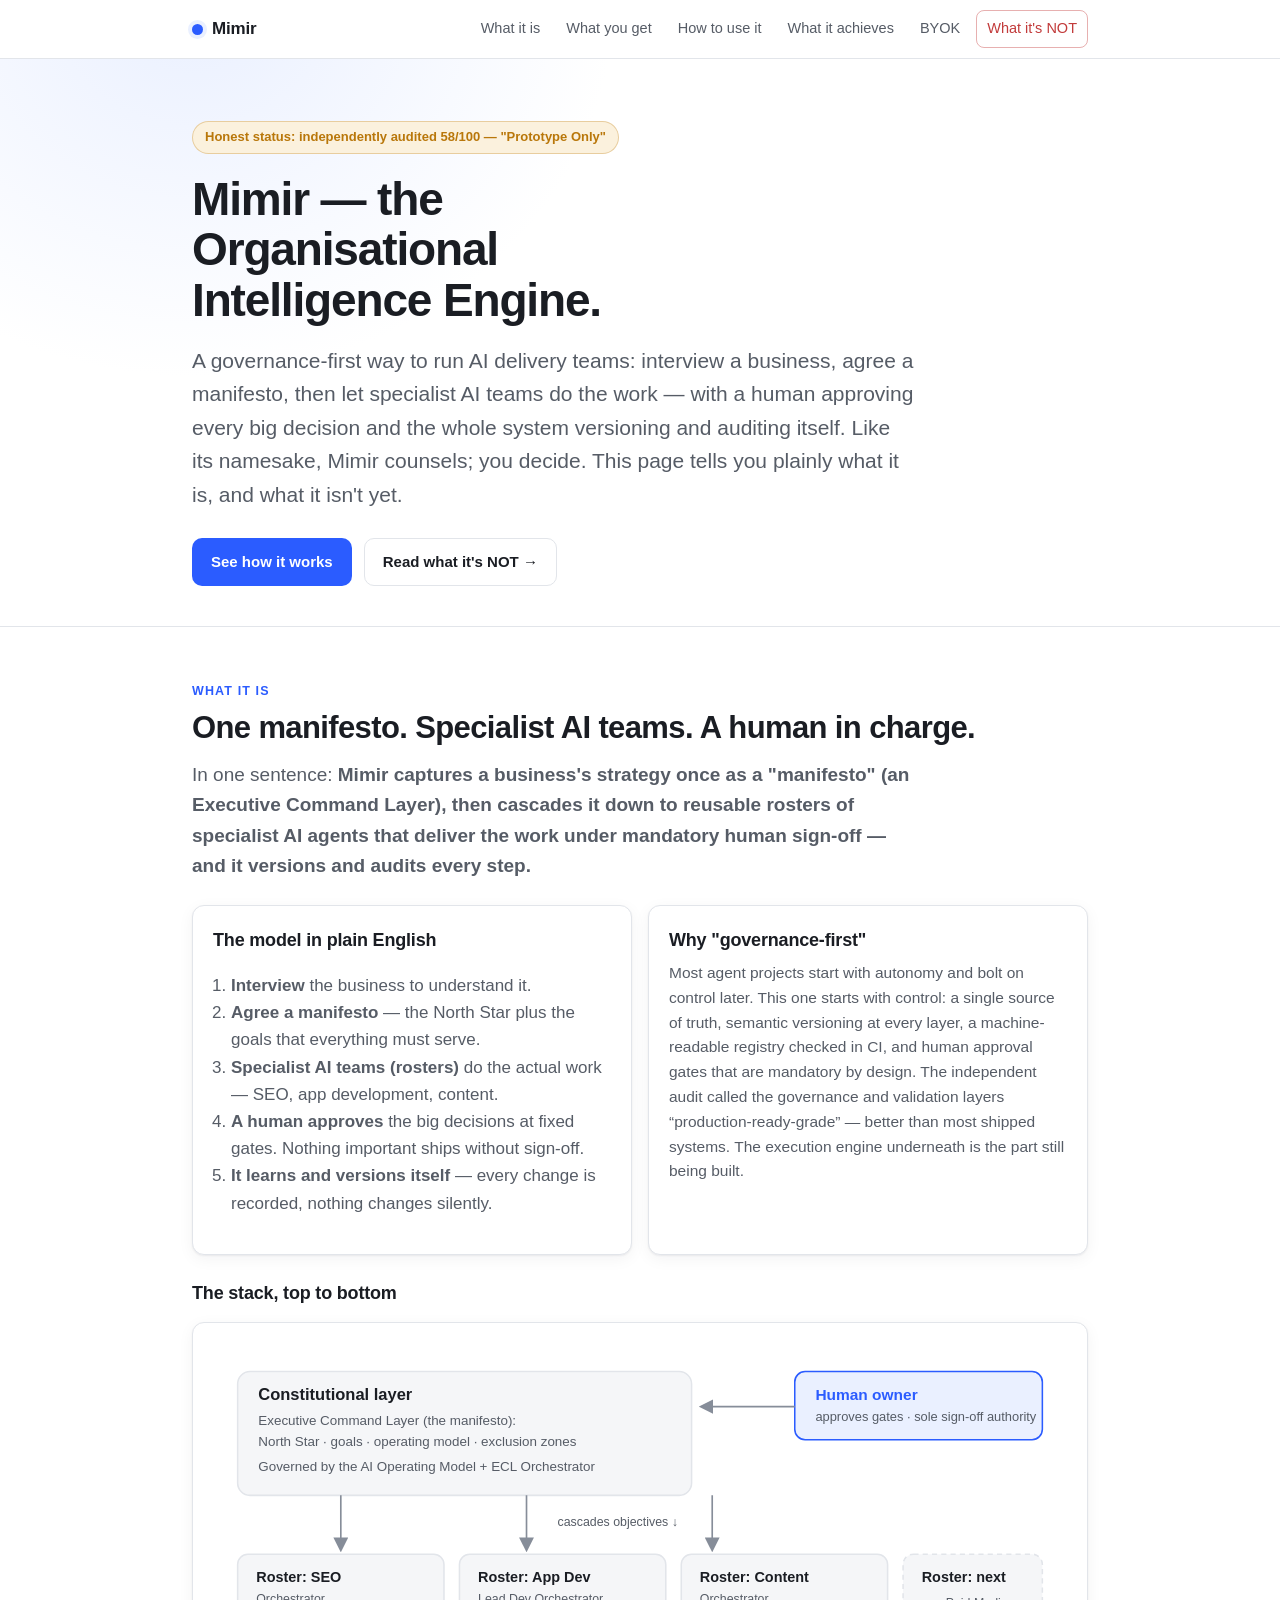
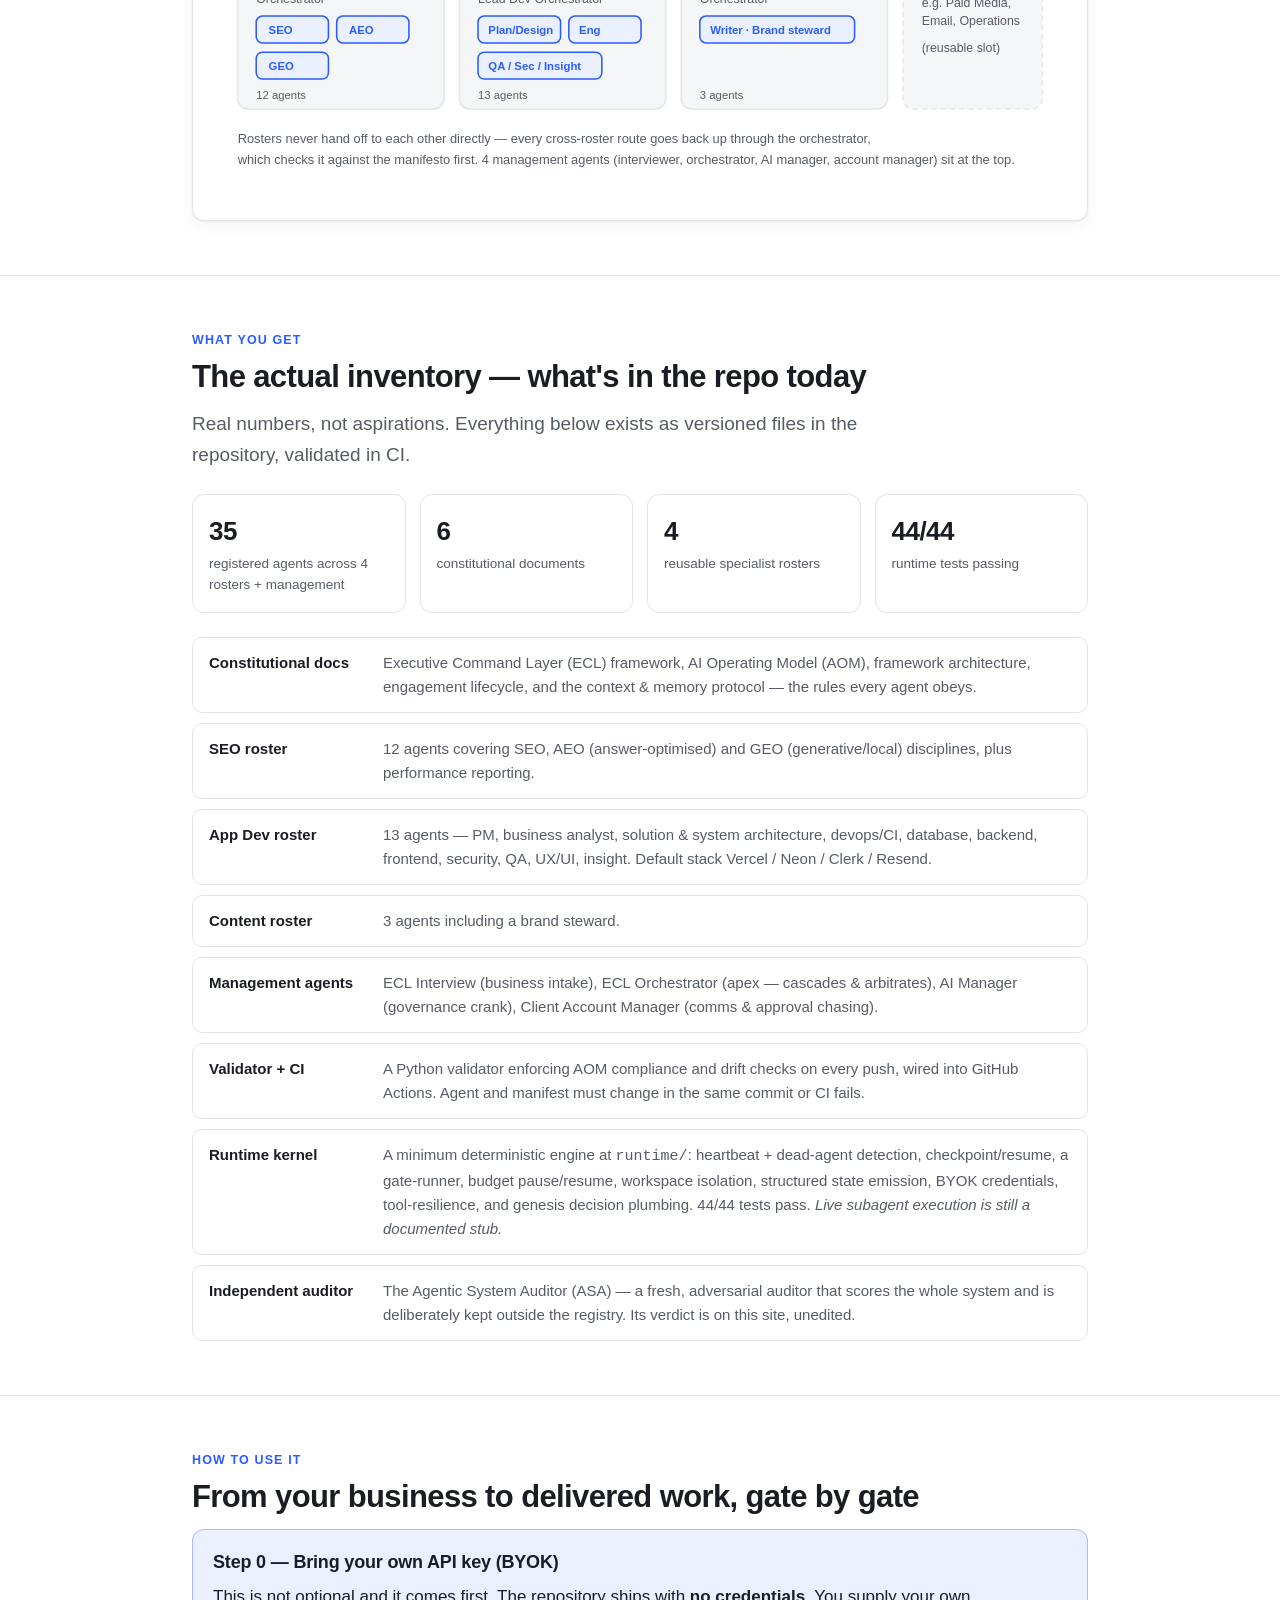
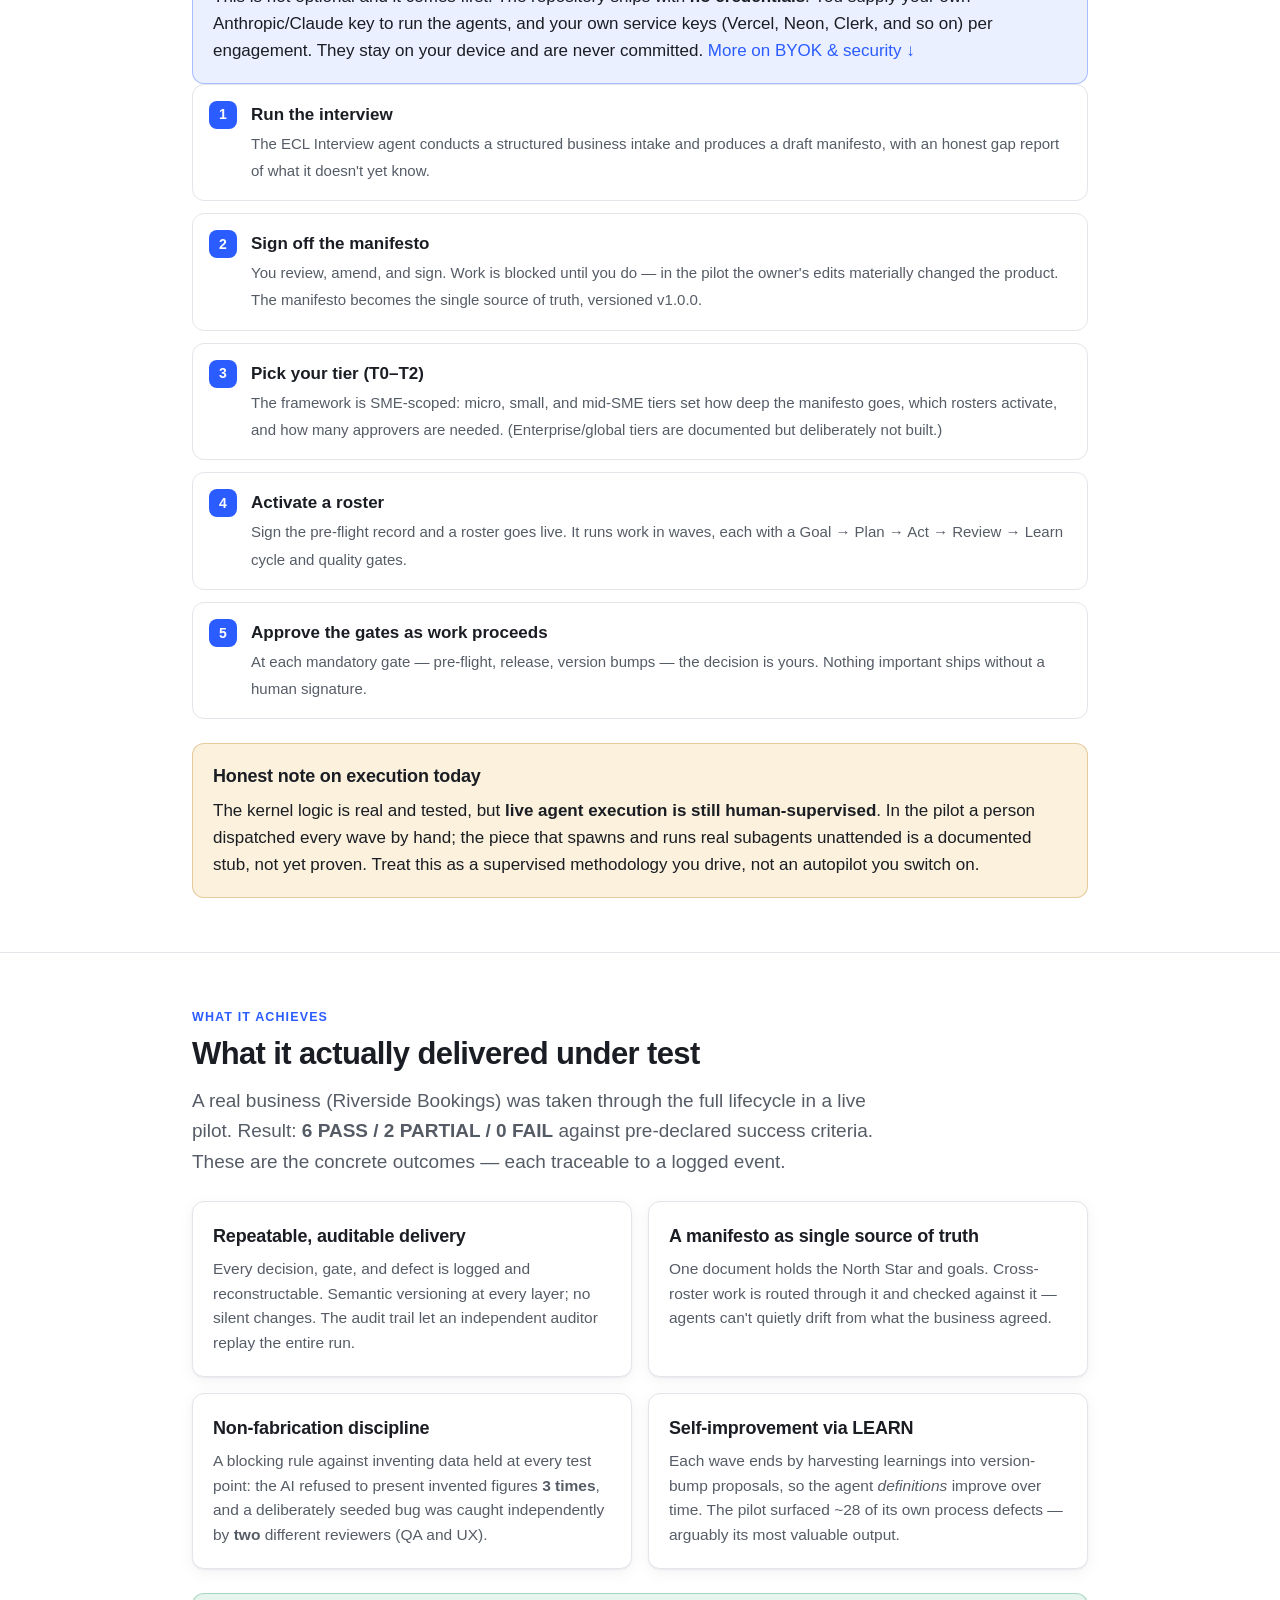
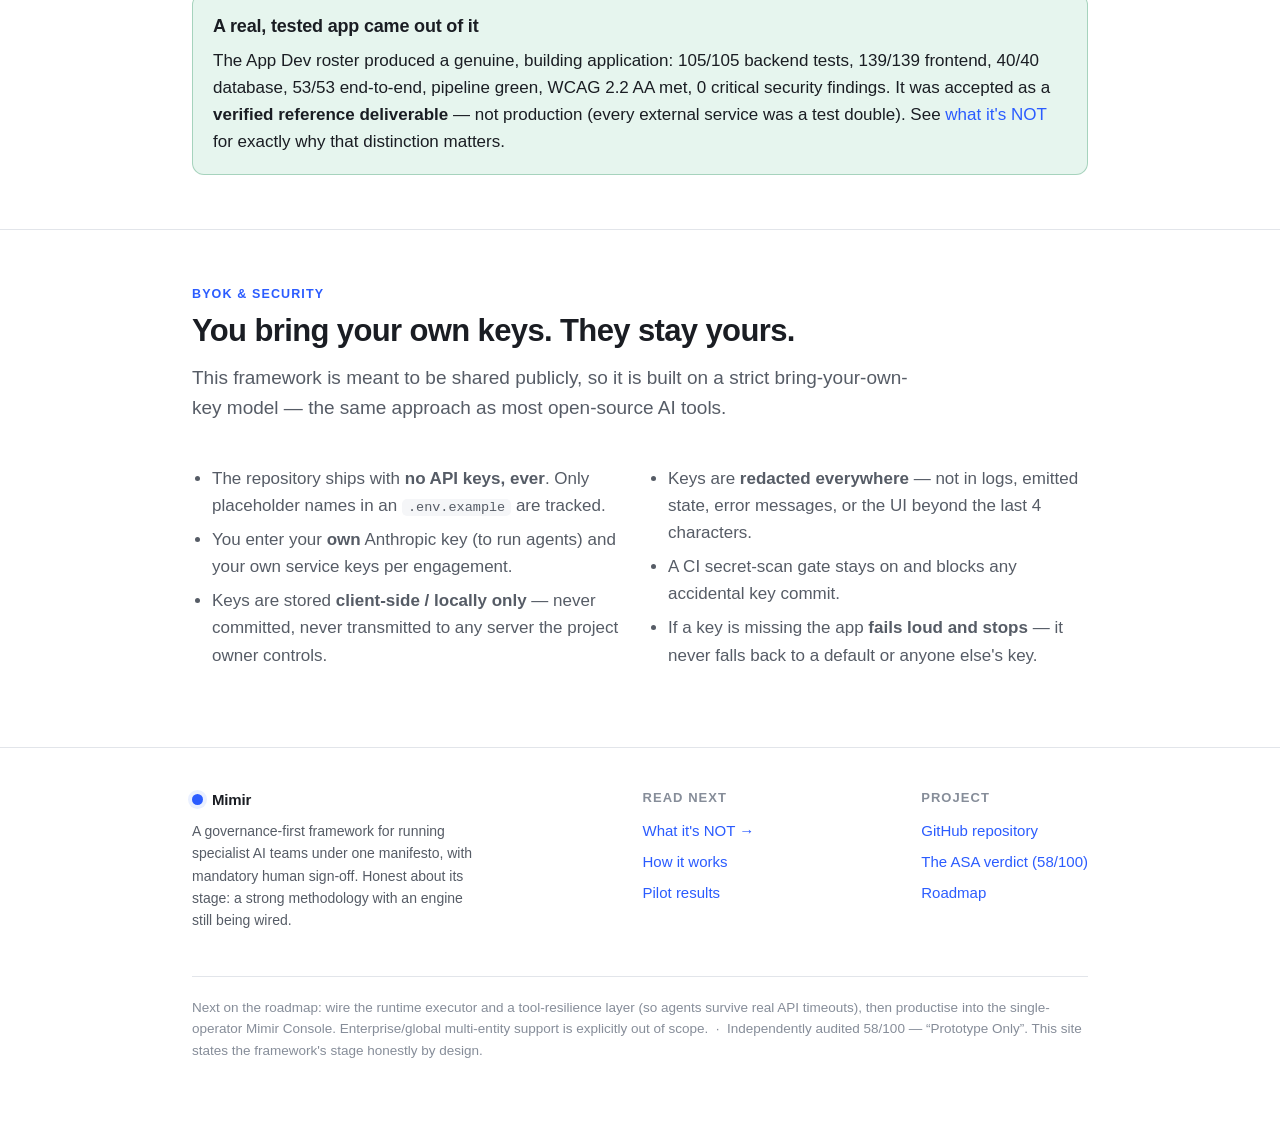
<file: site/index.html>
<!doctype html>
<html lang="en">
<head>
  <meta charset="utf-8" />
  <meta name="viewport" content="width=device-width, initial-scale=1" />
  <title>Mimir — Organisational Intelligence Engine</title>
  <meta name="description" content="A governance-first framework for running specialist AI teams under one manifesto, with mandatory human approval gates. Honest about what it is: a strong methodology with an engine still being wired. Independently audited 58/100 — Prototype Only." />
  <link rel="stylesheet" href="assets/styles.css" />
</head>
<body>

<header class="site">
  <div class="wrap nav">
    <a class="brand" href="index.html"><span class="dot"></span> Mimir</a>
    <nav class="links">
      <a href="#what">What it is</a>
      <a href="#get">What you get</a>
      <a href="#use">How to use it</a>
      <a href="#achieves">What it achieves</a>
      <a href="#byok">BYOK</a>
      <a class="cta" href="what-its-not.html">What it's NOT</a>
    </nav>
  </div>
</header>

<!-- ============ HERO ============ -->
<div class="hero">
  <div class="wrap">
    <span class="badge">Honest status: independently audited 58/100 — "Prototype Only"</span>
    <h1>Mimir — the Organisational Intelligence Engine.</h1>
    <p class="lede">
      A governance-first way to run AI delivery teams: interview a business, agree a manifesto, then let specialist AI teams do the work &mdash; with a human approving every big decision and the whole system versioning and auditing itself. Like its namesake, Mimir counsels; you decide. This page tells you plainly what it is, and what it isn't yet.
    </p>
    <div class="actions">
      <a class="btn primary" href="#what">See how it works</a>
      <a class="btn ghost" href="what-its-not.html">Read what it's NOT &rarr;</a>
    </div>
  </div>
</div>

<!-- ============ WHAT IT IS ============ -->
<section id="what">
  <div class="wrap">
    <p class="eyebrow">What it is</p>
    <h2>One manifesto. Specialist AI teams. A human in charge.</h2>
    <p class="lead">
      In one sentence: <strong>Mimir captures a business's strategy once as a
      "manifesto" (an Executive Command Layer), then cascades it down to reusable rosters of
      specialist AI agents that deliver the work under mandatory human sign-off &mdash; and it
      versions and audits every step.</strong>
    </p>

    <div class="grid two mt24">
      <div class="card">
        <h3>The model in plain English</h3>
        <ol class="clean" style="padding-left:18px;color:var(--text-soft)">
          <li><strong>Interview</strong> the business to understand it.</li>
          <li><strong>Agree a manifesto</strong> &mdash; the North Star plus the goals that everything must serve.</li>
          <li><strong>Specialist AI teams (rosters)</strong> do the actual work &mdash; SEO, app development, content.</li>
          <li><strong>A human approves</strong> the big decisions at fixed gates. Nothing important ships without sign-off.</li>
          <li><strong>It learns and versions itself</strong> &mdash; every change is recorded, nothing changes silently.</li>
        </ol>
      </div>
      <div class="card">
        <h3>Why "governance-first"</h3>
        <p>
          Most agent projects start with autonomy and bolt on control later. This one starts
          with control: a single source of truth, semantic versioning at every layer, a
          machine-readable registry checked in CI, and human approval gates that are mandatory
          by design. The independent audit called the governance and validation layers
          &ldquo;production-ready-grade&rdquo; &mdash; better than most shipped systems. The
          execution engine underneath is the part still being built.
        </p>
      </div>
    </div>

    <div class="mt24">
      <h3 style="margin-bottom:14px">The stack, top to bottom</h3>
      <div class="diagram-wrap card" style="padding:24px">
        <svg class="diagram" viewBox="0 0 820 430" role="img" aria-label="Diagram: the Constitutional layer cascades objectives to rosters, which contain specialist agents. A human sits above, approving gates.">
          <defs>
            <style>
              .box{fill:var(--bg-soft);stroke:var(--border);stroke-width:1.5;}
              .lbl{fill:var(--text);font-family:var(--font);font-weight:700;}
              .sub{fill:var(--text-soft);font-family:var(--font);}
              .accentbox{fill:var(--accent-soft);stroke:var(--accent);stroke-width:1.5;}
              .arrow{stroke:var(--text-faint);stroke-width:1.6;fill:none;}
              .aname{fill:var(--accent);font-family:var(--font);font-weight:700;}
            </style>
            <marker id="ah" markerWidth="9" markerHeight="9" refX="7" refY="4.5" orient="auto">
              <path d="M0,0 L9,4.5 L0,9 z" fill="var(--text-faint)"></path>
            </marker>
          </defs>

          <!-- Human -->
          <rect class="accentbox" x="560" y="18" width="240" height="66" rx="10"></rect>
          <text class="aname" x="580" y="46" font-size="15">Human owner</text>
          <text class="sub" x="580" y="66" font-size="12.5">approves gates &middot; sole sign-off authority</text>
          <path class="arrow" d="M560,52 L470,52" marker-end="url(#ah)"></path>

          <!-- Constitutional layer -->
          <rect class="box" x="20" y="18" width="440" height="120" rx="12"></rect>
          <text class="lbl" x="40" y="46" font-size="16">Constitutional layer</text>
          <text class="sub" x="40" y="70" font-size="13">Executive Command Layer (the manifesto):</text>
          <text class="sub" x="40" y="90" font-size="13">North Star &middot; goals &middot; operating model &middot; exclusion zones</text>
          <text class="sub" x="40" y="114" font-size="13">Governed by the AI Operating Model + ECL Orchestrator</text>

          <!-- cascade arrows -->
          <path class="arrow" d="M120,138 L120,190" marker-end="url(#ah)"></path>
          <path class="arrow" d="M300,138 L300,190" marker-end="url(#ah)"></path>
          <path class="arrow" d="M480,138 L480,190" marker-end="url(#ah)"></path>
          <text class="sub" x="330" y="168" font-size="12">cascades objectives &darr;</text>

          <!-- Rosters -->
          <rect class="box" x="20" y="195" width="200" height="150" rx="10"></rect>
          <text class="lbl" x="38" y="222" font-size="14">Roster: SEO</text>
          <text class="sub" x="38" y="242" font-size="12">Orchestrator</text>
          <rect class="accentbox" x="38" y="255" width="70" height="26" rx="6"></rect>
          <text class="aname" x="50" y="272" font-size="11">SEO</text>
          <rect class="accentbox" x="116" y="255" width="70" height="26" rx="6"></rect>
          <text class="aname" x="128" y="272" font-size="11">AEO</text>
          <rect class="accentbox" x="38" y="290" width="70" height="26" rx="6"></rect>
          <text class="aname" x="50" y="307" font-size="11">GEO</text>
          <text class="sub" x="38" y="335" font-size="11">12 agents</text>

          <rect class="box" x="235" y="195" width="200" height="150" rx="10"></rect>
          <text class="lbl" x="253" y="222" font-size="14">Roster: App Dev</text>
          <text class="sub" x="253" y="242" font-size="12">Lead Dev Orchestrator</text>
          <rect class="accentbox" x="253" y="255" width="80" height="26" rx="6"></rect>
          <text class="aname" x="263" y="272" font-size="11">Plan/Design</text>
          <rect class="accentbox" x="341" y="255" width="70" height="26" rx="6"></rect>
          <text class="aname" x="351" y="272" font-size="11">Eng</text>
          <rect class="accentbox" x="253" y="290" width="120" height="26" rx="6"></rect>
          <text class="aname" x="263" y="307" font-size="11">QA / Sec / Insight</text>
          <text class="sub" x="253" y="335" font-size="11">13 agents</text>

          <rect class="box" x="450" y="195" width="200" height="150" rx="10"></rect>
          <text class="lbl" x="468" y="222" font-size="14">Roster: Content</text>
          <text class="sub" x="468" y="242" font-size="12">Orchestrator</text>
          <rect class="accentbox" x="468" y="255" width="150" height="26" rx="6"></rect>
          <text class="aname" x="478" y="272" font-size="11">Writer &middot; Brand steward</text>
          <text class="sub" x="468" y="335" font-size="11">3 agents</text>

          <!-- next roster -->
          <rect class="box" x="665" y="195" width="135" height="150" rx="10" stroke-dasharray="5 4"></rect>
          <text class="lbl" x="683" y="222" font-size="14">Roster: next</text>
          <text class="sub" x="683" y="246" font-size="12">e.g. Paid Media,</text>
          <text class="sub" x="683" y="264" font-size="12">Email, Operations</text>
          <text class="sub" x="683" y="290" font-size="12">(reusable slot)</text>

          <!-- footer note -->
          <text class="sub" x="20" y="378" font-size="12.5">Rosters never hand off to each other directly &mdash; every cross-roster route goes back up through the orchestrator,</text>
          <text class="sub" x="20" y="398" font-size="12.5">which checks it against the manifesto first. 4 management agents (interviewer, orchestrator, AI manager, account manager) sit at the top.</text>
        </svg>
      </div>
    </div>
  </div>
</section>

<!-- ============ WHAT YOU GET ============ -->
<section id="get">
  <div class="wrap">
    <p class="eyebrow">What you get</p>
    <h2>The actual inventory &mdash; what's in the repo today</h2>
    <p class="lead">Real numbers, not aspirations. Everything below exists as versioned files in the repository, validated in CI.</p>

    <div class="stat-row mt24">
      <div class="stat"><div class="n">35</div><div class="l">registered agents across 4 rosters + management</div></div>
      <div class="stat"><div class="n">6</div><div class="l">constitutional documents</div></div>
      <div class="stat"><div class="n">4</div><div class="l">reusable specialist rosters</div></div>
      <div class="stat"><div class="n">44/44</div><div class="l">runtime tests passing</div></div>
    </div>

    <div class="inv mt24">
      <div class="inv-row"><div class="k">Constitutional docs</div><div class="v">Executive Command Layer (ECL) framework, AI Operating Model (AOM), framework architecture, engagement lifecycle, and the context &amp; memory protocol &mdash; the rules every agent obeys.</div></div>
      <div class="inv-row"><div class="k">SEO roster</div><div class="v">12 agents covering SEO, AEO (answer-optimised) and GEO (generative/local) disciplines, plus performance reporting.</div></div>
      <div class="inv-row"><div class="k">App Dev roster</div><div class="v">13 agents &mdash; PM, business analyst, solution &amp; system architecture, devops/CI, database, backend, frontend, security, QA, UX/UI, insight. Default stack Vercel / Neon / Clerk / Resend.</div></div>
      <div class="inv-row"><div class="k">Content roster</div><div class="v">3 agents including a brand steward.</div></div>
      <div class="inv-row"><div class="k">Management agents</div><div class="v">ECL Interview (business intake), ECL Orchestrator (apex &mdash; cascades &amp; arbitrates), AI Manager (governance crank), Client Account Manager (comms &amp; approval chasing).</div></div>
      <div class="inv-row"><div class="k">Validator + CI</div><div class="v">A Python validator enforcing AOM compliance and drift checks on every push, wired into GitHub Actions. Agent and manifest must change in the same commit or CI fails.</div></div>
      <div class="inv-row"><div class="k">Runtime kernel</div><div class="v">A minimum deterministic engine at <code>runtime/</code>: heartbeat + dead-agent detection, checkpoint/resume, a gate-runner, budget pause/resume, workspace isolation, structured state emission, BYOK credentials, tool-resilience, and genesis decision plumbing. 44/44 tests pass. <em>Live subagent execution is still a documented stub.</em></div></div>
      <div class="inv-row"><div class="k">Independent auditor</div><div class="v">The Agentic System Auditor (ASA) &mdash; a fresh, adversarial auditor that scores the whole system and is deliberately kept outside the registry. Its verdict is on this site, unedited.</div></div>
    </div>
  </div>
</section>

<!-- ============ HOW TO USE ============ -->
<section id="use">
  <div class="wrap">
    <p class="eyebrow">How to use it</p>
    <h2>From your business to delivered work, gate by gate</h2>

    <div class="callout key mt8">
      <h3>Step&nbsp;0 &mdash; Bring your own API key (BYOK)</h3>
      <p>
        This is not optional and it comes first. The repository ships with <strong>no
        credentials</strong>. You supply your own Anthropic/Claude key to run the agents, and
        your own service keys (Vercel, Neon, Clerk, and so on) per engagement. They stay on your
        device and are never committed. <a href="#byok">More on BYOK &amp; security &darr;</a>
      </p>
    </div>

    <ol class="steps mt24">
      <li><strong>Run the interview</strong><span>The ECL Interview agent conducts a structured business intake and produces a draft manifesto, with an honest gap report of what it doesn't yet know.</span></li>
      <li><strong>Sign off the manifesto</strong><span>You review, amend, and sign. Work is blocked until you do &mdash; in the pilot the owner's edits materially changed the product. The manifesto becomes the single source of truth, versioned v1.0.0.</span></li>
      <li><strong>Pick your tier (T0&ndash;T2)</strong><span>The framework is SME-scoped: micro, small, and mid-SME tiers set how deep the manifesto goes, which rosters activate, and how many approvers are needed. (Enterprise/global tiers are documented but deliberately not built.)</span></li>
      <li><strong>Activate a roster</strong><span>Sign the pre-flight record and a roster goes live. It runs work in waves, each with a Goal &rarr; Plan &rarr; Act &rarr; Review &rarr; Learn cycle and quality gates.</span></li>
      <li><strong>Approve the gates as work proceeds</strong><span>At each mandatory gate &mdash; pre-flight, release, version bumps &mdash; the decision is yours. Nothing important ships without a human signature.</span></li>
    </ol>

    <div class="callout warn mt24">
      <h3>Honest note on execution today</h3>
      <p>
        The kernel logic is real and tested, but <strong>live agent execution is still
        human-supervised</strong>. In the pilot a person dispatched every wave by hand; the piece
        that spawns and runs real subagents unattended is a documented stub, not yet proven. Treat
        this as a supervised methodology you drive, not an autopilot you switch on.
      </p>
    </div>
  </div>
</section>

<!-- ============ WHAT IT ACHIEVES ============ -->
<section id="achieves">
  <div class="wrap">
    <p class="eyebrow">What it achieves</p>
    <h2>What it actually delivered under test</h2>
    <p class="lead">
      A real business (Riverside Bookings) was taken through the full lifecycle in a live pilot.
      Result: <strong>6 PASS / 2 PARTIAL / 0 FAIL</strong> against pre-declared success criteria.
      These are the concrete outcomes &mdash; each traceable to a logged event.
    </p>

    <div class="grid two mt24">
      <div class="card">
        <h3>Repeatable, auditable delivery</h3>
        <p>Every decision, gate, and defect is logged and reconstructable. Semantic versioning at every layer; no silent changes. The audit trail let an independent auditor replay the entire run.</p>
      </div>
      <div class="card">
        <h3>A manifesto as single source of truth</h3>
        <p>One document holds the North Star and goals. Cross-roster work is routed through it and checked against it &mdash; agents can't quietly drift from what the business agreed.</p>
      </div>
      <div class="card">
        <h3>Non-fabrication discipline</h3>
        <p>A blocking rule against inventing data held at every test point: the AI refused to present invented figures <strong>3 times</strong>, and a deliberately seeded bug was caught independently by <strong>two</strong> different reviewers (QA and UX).</p>
      </div>
      <div class="card">
        <h3>Self-improvement via LEARN</h3>
        <p>Each wave ends by harvesting learnings into version-bump proposals, so the agent <em>definitions</em> improve over time. The pilot surfaced ~28 of its own process defects &mdash; arguably its most valuable output.</p>
      </div>
    </div>

    <div class="callout good mt24">
      <h3>A real, tested app came out of it</h3>
      <p>
        The App Dev roster produced a genuine, building application: 105/105 backend tests,
        139/139 frontend, 40/40 database, 53/53 end-to-end, pipeline green, WCAG 2.2 AA met,
        0 critical security findings. It was accepted as a <strong>verified reference
        deliverable</strong> &mdash; not production (every external service was a test double).
        See <a href="what-its-not.html">what it's NOT</a> for exactly why that distinction matters.
      </p>
    </div>
  </div>
</section>

<!-- ============ BYOK / SECURITY ============ -->
<section id="byok">
  <div class="wrap">
    <p class="eyebrow">BYOK &amp; security</p>
    <h2>You bring your own keys. They stay yours.</h2>
    <p class="lead">This framework is meant to be shared publicly, so it is built on a strict bring-your-own-key model &mdash; the same approach as most open-source AI tools.</p>
    <div class="grid two mt24">
      <ul class="clean">
        <li>The repository ships with <strong>no API keys, ever</strong>. Only placeholder names in an <code>.env.example</code> are tracked.</li>
        <li>You enter your <strong>own</strong> Anthropic key (to run agents) and your own service keys per engagement.</li>
        <li>Keys are stored <strong>client-side / locally only</strong> &mdash; never committed, never transmitted to any server the project owner controls.</li>
      </ul>
      <ul class="clean">
        <li>Keys are <strong>redacted everywhere</strong> &mdash; not in logs, emitted state, error messages, or the UI beyond the last 4 characters.</li>
        <li>A CI secret-scan gate stays on and blocks any accidental key commit.</li>
        <li>If a key is missing the app <strong>fails loud and stops</strong> &mdash; it never falls back to a default or anyone else's key.</li>
      </ul>
    </div>
  </div>
</section>

<!-- ============ FOOTER ============ -->
<footer class="site">
  <div class="wrap">
    <div class="cols">
      <div style="max-width:34ch">
        <a class="brand" href="index.html"><span class="dot"></span> Mimir</a>
        <p class="muted mt8" style="font-size:14px">A governance-first framework for running specialist AI teams under one manifesto, with mandatory human sign-off. Honest about its stage: a strong methodology with an engine still being wired.</p>
      </div>
      <div>
        <h4>Read next</h4>
        <ul>
          <li><a href="what-its-not.html">What it's NOT &rarr;</a></li>
          <li><a href="#what">How it works</a></li>
          <li><a href="#achieves">Pilot results</a></li>
        </ul>
      </div>
      <div>
        <h4>Project</h4>
        <ul>
          <li><a href="https://github.com/rjperry36/mimir">GitHub repository</a></li>
          <li><a href="what-its-not.html#audit">The ASA verdict (58/100)</a></li>
          <li><a href="what-its-not.html#roadmap">Roadmap</a></li>
        </ul>
      </div>
    </div>
    <p class="fine">
      Next on the roadmap: wire the runtime executor and a tool-resilience layer (so agents survive real API timeouts), then productise into the single-operator Mimir Console. Enterprise/global multi-entity support is explicitly out of scope. &nbsp;&middot;&nbsp; Independently audited 58/100 &mdash; &ldquo;Prototype Only&rdquo;. This site states the framework's stage honestly by design.
    </p>
  </div>
</footer>

</body>
</html>
</file>
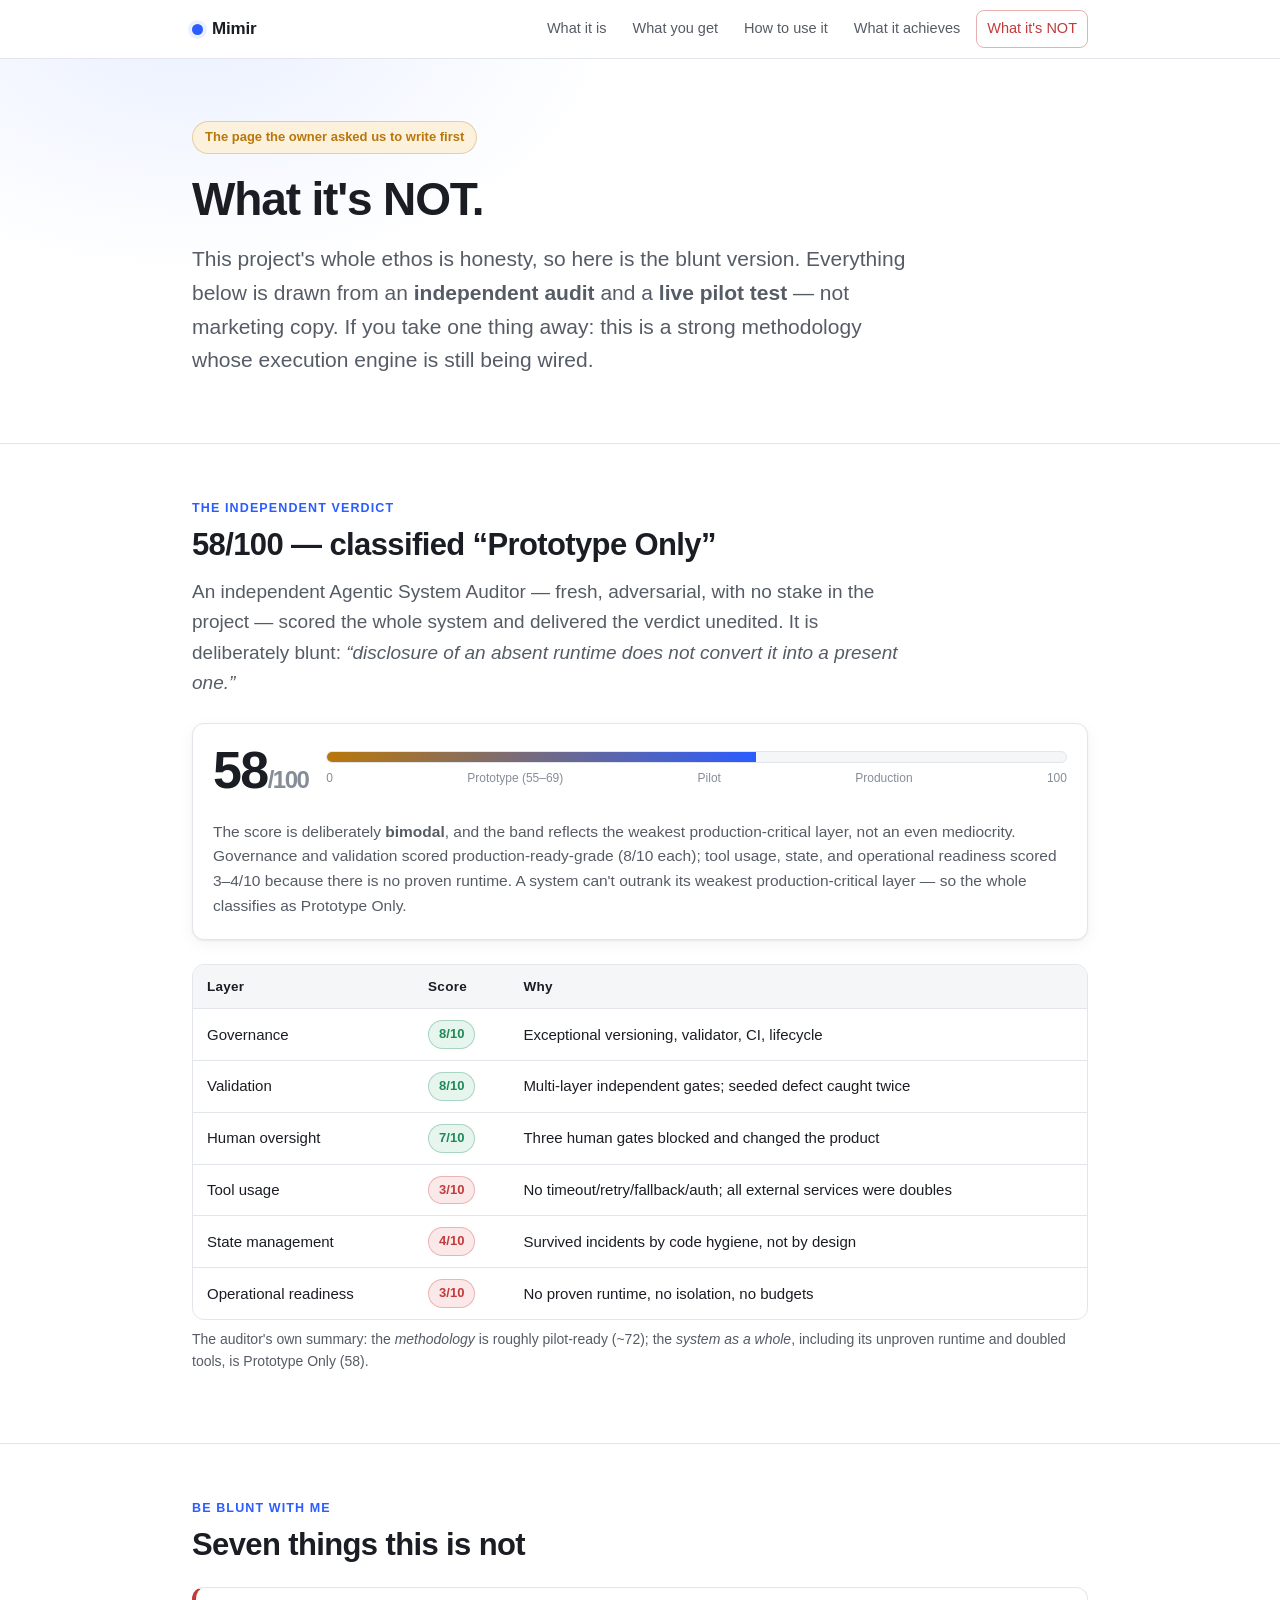
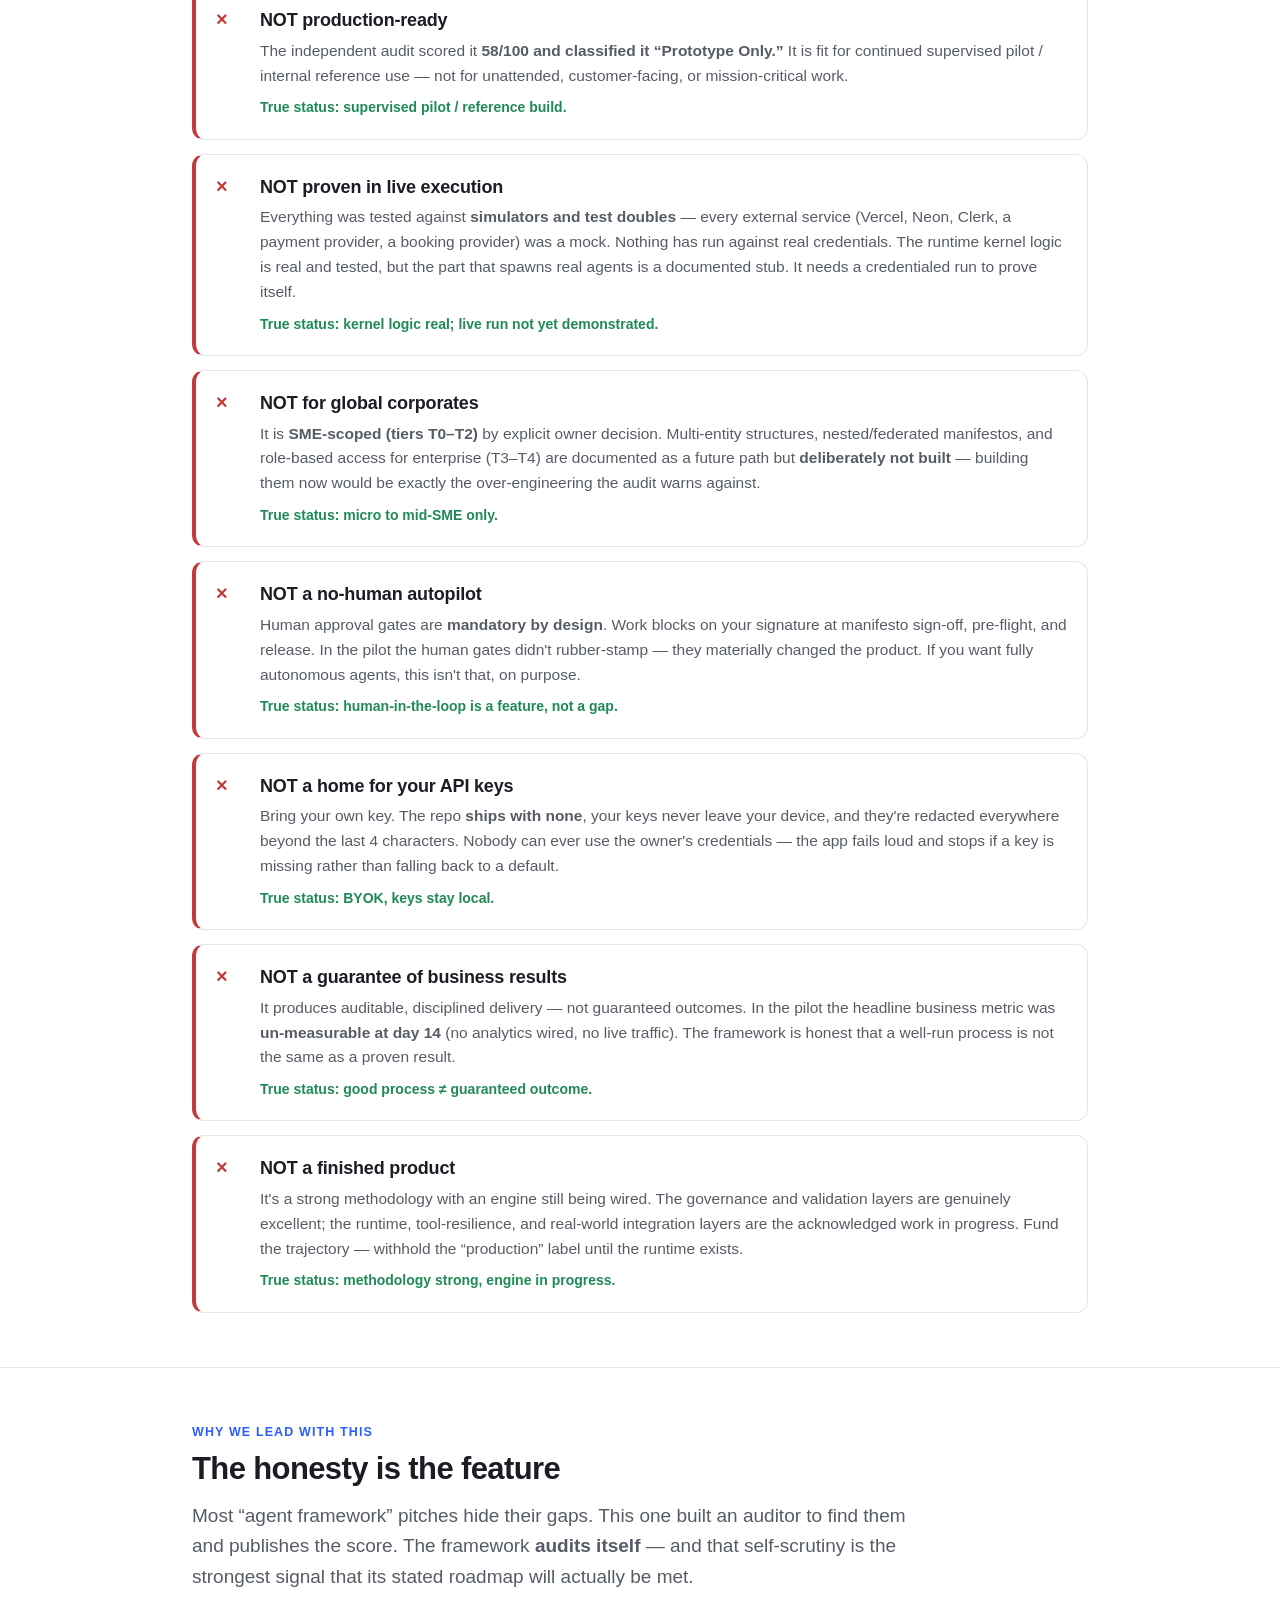
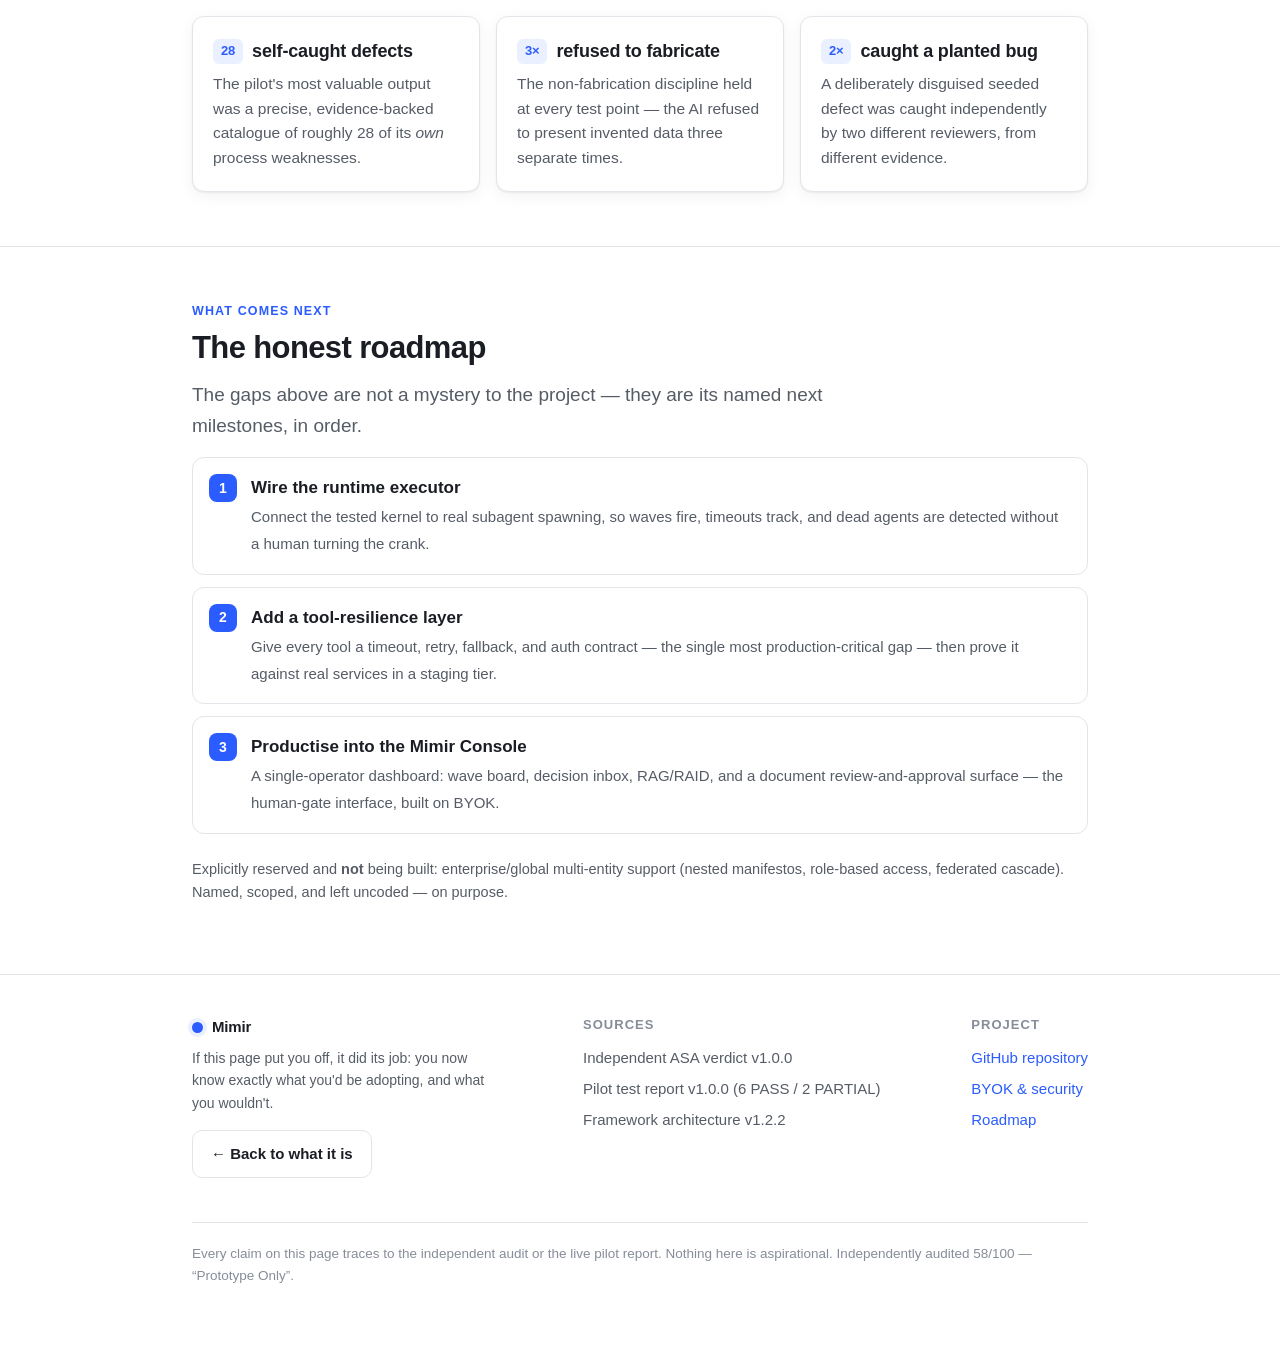
<file: site/what-its-not.html>
<!doctype html>
<html lang="en">
<head>
  <meta charset="utf-8" />
  <meta name="viewport" content="width=device-width, initial-scale=1" />
  <title>What it's NOT — Mimir (honest limitations)</title>
  <meta name="description" content="The blunt list of what Mimir is not: not production-ready (independent audit 58/100), live execution not yet proven, SME-scoped, not an autopilot, BYOK, not a guarantee of results. Honesty as a feature." />
  <link rel="stylesheet" href="assets/styles.css" />
</head>
<body>

<header class="site">
  <div class="wrap nav">
    <a class="brand" href="index.html"><span class="dot"></span> Mimir</a>
    <nav class="links">
      <a href="index.html#what">What it is</a>
      <a href="index.html#get">What you get</a>
      <a href="index.html#use">How to use it</a>
      <a href="index.html#achieves">What it achieves</a>
      <a class="cta" href="what-its-not.html">What it's NOT</a>
    </nav>
  </div>
</header>

<div class="hero">
  <div class="wrap">
    <span class="badge">The page the owner asked us to write first</span>
    <h1>What it's NOT.</h1>
    <p class="lede">
      This project's whole ethos is honesty, so here is the blunt version. Everything below is
      drawn from an <strong>independent audit</strong> and a <strong>live pilot test</strong> &mdash;
      not marketing copy. If you take one thing away: this is a strong methodology whose execution
      engine is still being wired.
    </p>
  </div>
</div>

<!-- The audit score -->
<section id="audit">
  <div class="wrap">
    <p class="eyebrow">The independent verdict</p>
    <h2>58/100 &mdash; classified &ldquo;Prototype Only&rdquo;</h2>
    <p class="lead">
      An independent Agentic System Auditor &mdash; fresh, adversarial, with no stake in the
      project &mdash; scored the whole system and delivered the verdict unedited. It is
      deliberately blunt: <em>&ldquo;disclosure of an absent runtime does not convert it into a
      present one.&rdquo;</em>
    </p>

    <div class="card mt24">
      <div class="score">
        <div class="big">58<span class="den">/100</span></div>
        <div class="meter">
          <div class="track"><div class="fill"></div></div>
          <div class="scale">
            <span>0</span><span>Prototype (55&ndash;69)</span><span>Pilot</span><span>Production</span><span>100</span>
          </div>
        </div>
      </div>
      <p class="muted mt24" style="margin-bottom:0">
        The score is deliberately <strong>bimodal</strong>, and the band reflects the weakest
        production-critical layer, not an even mediocrity. Governance and validation scored
        production-ready-grade (8/10 each); tool usage, state, and operational readiness scored
        3&ndash;4/10 because there is no proven runtime. A system can't outrank its weakest
        production-critical layer &mdash; so the whole classifies as Prototype Only.
      </p>
    </div>

    <div class="tablewrap mt24">
      <table>
        <thead><tr><th>Layer</th><th>Score</th><th>Why</th></tr></thead>
        <tbody>
          <tr><td>Governance</td><td><span class="pill good">8/10</span></td><td>Exceptional versioning, validator, CI, lifecycle</td></tr>
          <tr><td>Validation</td><td><span class="pill good">8/10</span></td><td>Multi-layer independent gates; seeded defect caught twice</td></tr>
          <tr><td>Human oversight</td><td><span class="pill good">7/10</span></td><td>Three human gates blocked and changed the product</td></tr>
          <tr><td>Tool usage</td><td><span class="pill bad">3/10</span></td><td>No timeout/retry/fallback/auth; all external services were doubles</td></tr>
          <tr><td>State management</td><td><span class="pill bad">4/10</span></td><td>Survived incidents by code hygiene, not by design</td></tr>
          <tr><td>Operational readiness</td><td><span class="pill bad">3/10</span></td><td>No proven runtime, no isolation, no budgets</td></tr>
        </tbody>
      </table>
    </div>
    <p class="muted mt8" style="font-size:14px">The auditor's own summary: the <em>methodology</em> is roughly pilot-ready (~72); the <em>system as a whole</em>, including its unproven runtime and doubled tools, is Prototype Only (58).</p>
  </div>
</section>

<!-- The blunt NOT list -->
<section id="notlist">
  <div class="wrap">
    <p class="eyebrow">Be blunt with me</p>
    <h2>Seven things this is not</h2>

    <div class="notlist mt24">
      <div class="not-item">
        <div class="x">&times;</div>
        <div>
          <h3>NOT production-ready</h3>
          <p>The independent audit scored it <strong>58/100 and classified it &ldquo;Prototype Only.&rdquo;</strong> It is fit for continued supervised pilot / internal reference use &mdash; not for unattended, customer-facing, or mission-critical work.</p>
          <span class="truth">True status: supervised pilot / reference build.</span>
        </div>
      </div>

      <div class="not-item">
        <div class="x">&times;</div>
        <div>
          <h3>NOT proven in live execution</h3>
          <p>Everything was tested against <strong>simulators and test doubles</strong> &mdash; every external service (Vercel, Neon, Clerk, a payment provider, a booking provider) was a mock. Nothing has run against real credentials. The runtime kernel logic is real and tested, but the part that spawns real agents is a documented stub. It needs a credentialed run to prove itself.</p>
          <span class="truth">True status: kernel logic real; live run not yet demonstrated.</span>
        </div>
      </div>

      <div class="not-item">
        <div class="x">&times;</div>
        <div>
          <h3>NOT for global corporates</h3>
          <p>It is <strong>SME-scoped (tiers T0&ndash;T2)</strong> by explicit owner decision. Multi-entity structures, nested/federated manifestos, and role-based access for enterprise (T3&ndash;T4) are documented as a future path but <strong>deliberately not built</strong> &mdash; building them now would be exactly the over-engineering the audit warns against.</p>
          <span class="truth">True status: micro to mid-SME only.</span>
        </div>
      </div>

      <div class="not-item">
        <div class="x">&times;</div>
        <div>
          <h3>NOT a no-human autopilot</h3>
          <p>Human approval gates are <strong>mandatory by design</strong>. Work blocks on your signature at manifesto sign-off, pre-flight, and release. In the pilot the human gates didn't rubber-stamp &mdash; they materially changed the product. If you want fully autonomous agents, this isn't that, on purpose.</p>
          <span class="truth">True status: human-in-the-loop is a feature, not a gap.</span>
        </div>
      </div>

      <div class="not-item">
        <div class="x">&times;</div>
        <div>
          <h3>NOT a home for your API keys</h3>
          <p>Bring your own key. The repo <strong>ships with none</strong>, your keys never leave your device, and they're redacted everywhere beyond the last 4 characters. Nobody can ever use the owner's credentials &mdash; the app fails loud and stops if a key is missing rather than falling back to a default.</p>
          <span class="truth">True status: BYOK, keys stay local.</span>
        </div>
      </div>

      <div class="not-item">
        <div class="x">&times;</div>
        <div>
          <h3>NOT a guarantee of business results</h3>
          <p>It produces auditable, disciplined delivery &mdash; not guaranteed outcomes. In the pilot the headline business metric was <strong>un-measurable at day 14</strong> (no analytics wired, no live traffic). The framework is honest that a well-run process is not the same as a proven result.</p>
          <span class="truth">True status: good process ≠ guaranteed outcome.</span>
        </div>
      </div>

      <div class="not-item">
        <div class="x">&times;</div>
        <div>
          <h3>NOT a finished product</h3>
          <p>It's a strong methodology with an engine still being wired. The governance and validation layers are genuinely excellent; the runtime, tool-resilience, and real-world integration layers are the acknowledged work in progress. Fund the trajectory &mdash; withhold the &ldquo;production&rdquo; label until the runtime exists.</p>
          <span class="truth">True status: methodology strong, engine in progress.</span>
        </div>
      </div>
    </div>
  </div>
</section>

<!-- Honesty as a feature -->
<section id="honesty">
  <div class="wrap">
    <p class="eyebrow">Why we lead with this</p>
    <h2>The honesty is the feature</h2>
    <p class="lead">
      Most &ldquo;agent framework&rdquo; pitches hide their gaps. This one built an auditor to find
      them and publishes the score. The framework <strong>audits itself</strong> &mdash; and that
      self-scrutiny is the strongest signal that its stated roadmap will actually be met.
    </p>
    <div class="grid three mt24">
      <div class="card"><h3><span class="num">28</span> self-caught defects</h3><p>The pilot's most valuable output was a precise, evidence-backed catalogue of roughly 28 of its <em>own</em> process weaknesses.</p></div>
      <div class="card"><h3><span class="num">3&times;</span> refused to fabricate</h3><p>The non-fabrication discipline held at every test point &mdash; the AI refused to present invented data three separate times.</p></div>
      <div class="card"><h3><span class="num">2&times;</span> caught a planted bug</h3><p>A deliberately disguised seeded defect was caught independently by two different reviewers, from different evidence.</p></div>
    </div>
  </div>
</section>

<!-- Roadmap -->
<section id="roadmap">
  <div class="wrap">
    <p class="eyebrow">What comes next</p>
    <h2>The honest roadmap</h2>
    <p class="lead">The gaps above are not a mystery to the project &mdash; they are its named next milestones, in order.</p>
    <ol class="steps mt24">
      <li><strong>Wire the runtime executor</strong><span>Connect the tested kernel to real subagent spawning, so waves fire, timeouts track, and dead agents are detected without a human turning the crank.</span></li>
      <li><strong>Add a tool-resilience layer</strong><span>Give every tool a timeout, retry, fallback, and auth contract &mdash; the single most production-critical gap &mdash; then prove it against real services in a staging tier.</span></li>
      <li><strong>Productise into the Mimir Console</strong><span>A single-operator dashboard: wave board, decision inbox, RAG/RAID, and a document review-and-approval surface &mdash; the human-gate interface, built on BYOK.</span></li>
    </ol>
    <p class="muted mt24" style="font-size:14.5px">
      Explicitly reserved and <strong>not</strong> being built: enterprise/global multi-entity
      support (nested manifestos, role-based access, federated cascade). Named, scoped, and left
      uncoded &mdash; on purpose.
    </p>
  </div>
</section>

<footer class="site">
  <div class="wrap">
    <div class="cols">
      <div style="max-width:36ch">
        <a class="brand" href="index.html"><span class="dot"></span> Mimir</a>
        <p class="muted mt8" style="font-size:14px">If this page put you off, it did its job: you now know exactly what you'd be adopting, and what you wouldn't.</p>
        <p class="mt8"><a class="btn ghost" href="index.html">&larr; Back to what it is</a></p>
      </div>
      <div>
        <h4>Sources</h4>
        <ul>
          <li>Independent ASA verdict v1.0.0</li>
          <li>Pilot test report v1.0.0 (6 PASS / 2 PARTIAL)</li>
          <li>Framework architecture v1.2.2</li>
        </ul>
      </div>
      <div>
        <h4>Project</h4>
        <ul>
          <li><a href="https://github.com/rjperry36/mimir">GitHub repository</a></li>
          <li><a href="index.html#byok">BYOK &amp; security</a></li>
          <li><a href="#roadmap">Roadmap</a></li>
        </ul>
      </div>
    </div>
    <p class="fine">Every claim on this page traces to the independent audit or the live pilot report. Nothing here is aspirational. Independently audited 58/100 &mdash; &ldquo;Prototype Only&rdquo;.</p>
  </div>
</footer>

</body>
</html>
</file>
<file: site/assets/styles.css>
/* Agent Framework — honest explainer site
   Self-contained. No external fonts, CDNs, or network calls.
   Light + dark via prefers-color-scheme. */

:root {
  --bg: #ffffff;
  --bg-soft: #f5f6f8;
  --bg-card: #ffffff;
  --border: #e2e5ea;
  --text: #1a1d23;
  --text-soft: #565c66;
  --text-faint: #868d99;
  --accent: #2b5cff;
  --accent-soft: #eaf0ff;
  --good: #1f8a56;
  --good-soft: #e6f5ee;
  --warn: #b9770a;
  --warn-soft: #fbf1dd;
  --bad: #c23b3b;
  --bad-soft: #fbe9e9;
  --shadow: 0 1px 2px rgba(20, 25, 35, 0.06), 0 4px 16px rgba(20, 25, 35, 0.05);
  --radius: 12px;
  --maxw: 940px;
  --font: -apple-system, BlinkMacSystemFont, "Segoe UI", Roboto, Helvetica, Arial, sans-serif;
  --mono: ui-monospace, SFMono-Regular, "SF Mono", Menlo, Consolas, monospace;
}

@media (prefers-color-scheme: dark) {
  :root {
    --bg: #0e1117;
    --bg-soft: #151a22;
    --bg-card: #171c25;
    --border: #262d38;
    --text: #e8ebf0;
    --text-soft: #a8b0bd;
    --text-faint: #6f7784;
    --accent: #6f92ff;
    --accent-soft: #1a2238;
    --good: #4ecb8a;
    --good-soft: #12271d;
    --warn: #e0a637;
    --warn-soft: #2a2210;
    --bad: #f07070;
    --bad-soft: #2a1414;
    --shadow: 0 1px 2px rgba(0, 0, 0, 0.4), 0 6px 20px rgba(0, 0, 0, 0.3);
  }
}

* { box-sizing: border-box; }

html { scroll-behavior: smooth; }

body {
  margin: 0;
  font-family: var(--font);
  background: var(--bg);
  color: var(--text);
  line-height: 1.6;
  font-size: 17px;
  -webkit-font-smoothing: antialiased;
}

a { color: var(--accent); text-decoration: none; }
a:hover { text-decoration: underline; }

.wrap { max-width: var(--maxw); margin: 0 auto; padding: 0 22px; }

/* ---------- Header / nav ---------- */
header.site {
  position: sticky;
  top: 0;
  z-index: 20;
  background: color-mix(in srgb, var(--bg) 88%, transparent);
  backdrop-filter: saturate(1.4) blur(8px);
  border-bottom: 1px solid var(--border);
}
.nav {
  display: flex;
  align-items: center;
  gap: 18px;
  height: 58px;
}
.brand {
  font-weight: 700;
  letter-spacing: -0.01em;
  color: var(--text);
  display: flex;
  align-items: center;
  gap: 9px;
  white-space: nowrap;
}
.brand .dot {
  width: 11px; height: 11px; border-radius: 50%;
  background: var(--accent);
  box-shadow: 0 0 0 4px var(--accent-soft);
}
.nav .links {
  margin-left: auto;
  display: flex;
  gap: 6px;
  flex-wrap: wrap;
  align-items: center;
}
.nav .links a {
  color: var(--text-soft);
  font-size: 14.5px;
  padding: 6px 10px;
  border-radius: 8px;
  font-weight: 500;
}
.nav .links a:hover { background: var(--bg-soft); text-decoration: none; color: var(--text); }
.nav .links a.cta {
  color: var(--bad);
  border: 1px solid color-mix(in srgb, var(--bad) 40%, transparent);
}
.nav .links a.cta:hover { background: var(--bad-soft); }

/* ---------- Hero ---------- */
.hero {
  padding: 62px 0 40px;
  border-bottom: 1px solid var(--border);
  background:
    radial-gradient(60% 120% at 15% -10%, var(--accent-soft) 0%, transparent 55%);
}
.hero .badge {
  display: inline-flex;
  align-items: center;
  gap: 8px;
  font-size: 13px;
  font-weight: 600;
  color: var(--warn);
  background: var(--warn-soft);
  border: 1px solid color-mix(in srgb, var(--warn) 30%, transparent);
  padding: 5px 12px;
  border-radius: 999px;
  margin-bottom: 20px;
}
.hero h1 {
  font-size: clamp(30px, 5.2vw, 46px);
  line-height: 1.1;
  letter-spacing: -0.025em;
  margin: 0 0 18px;
  max-width: 20ch;
}
.hero .lede {
  font-size: clamp(18px, 2.4vw, 21px);
  color: var(--text-soft);
  max-width: 62ch;
  margin: 0 0 26px;
}
.hero .actions { display: flex; gap: 12px; flex-wrap: wrap; }
.btn {
  display: inline-flex; align-items: center; gap: 8px;
  padding: 11px 18px;
  border-radius: 10px;
  font-weight: 600;
  font-size: 15px;
  border: 1px solid transparent;
}
.btn.primary { background: var(--accent); color: #fff; }
.btn.primary:hover { text-decoration: none; filter: brightness(1.06); }
.btn.ghost { background: var(--bg-card); color: var(--text); border-color: var(--border); }
.btn.ghost:hover { text-decoration: none; background: var(--bg-soft); }

/* ---------- Sections ---------- */
section { padding: 54px 0; border-bottom: 1px solid var(--border); }
section > .wrap > .eyebrow {
  text-transform: uppercase;
  letter-spacing: 0.09em;
  font-size: 12.5px;
  font-weight: 700;
  color: var(--accent);
  margin: 0 0 8px;
}
h2 {
  font-size: clamp(24px, 3.4vw, 31px);
  letter-spacing: -0.02em;
  margin: 0 0 14px;
  line-height: 1.2;
}
h3 { font-size: 18px; letter-spacing: -0.01em; margin: 0 0 6px; }
p { margin: 0 0 16px; }
.muted { color: var(--text-soft); }
.lead { font-size: 19px; color: var(--text-soft); max-width: 68ch; }

.grid { display: grid; gap: 16px; }
.grid.two { grid-template-columns: repeat(2, 1fr); }
.grid.three { grid-template-columns: repeat(3, 1fr); }
@media (max-width: 720px) {
  .grid.two, .grid.three { grid-template-columns: 1fr; }
}

.card {
  background: var(--bg-card);
  border: 1px solid var(--border);
  border-radius: var(--radius);
  padding: 20px;
  box-shadow: var(--shadow);
}
.card h3 { display: flex; align-items: center; gap: 9px; }
.card p { margin-bottom: 0; color: var(--text-soft); font-size: 15.5px; }
.card .num {
  font-size: 13px; font-weight: 700; color: var(--accent);
  background: var(--accent-soft);
  border-radius: 6px; padding: 2px 8px;
}

/* Step list */
ol.steps { list-style: none; counter-reset: s; margin: 0; padding: 0; }
ol.steps > li {
  counter-increment: s;
  position: relative;
  padding: 16px 18px 16px 58px;
  border: 1px solid var(--border);
  border-radius: var(--radius);
  background: var(--bg-card);
  margin-bottom: 12px;
}
ol.steps > li::before {
  content: counter(s);
  position: absolute;
  left: 16px; top: 16px;
  width: 28px; height: 28px;
  display: grid; place-items: center;
  background: var(--accent); color: #fff;
  border-radius: 8px;
  font-weight: 700; font-size: 14px;
}
ol.steps > li strong { display: block; margin-bottom: 2px; }
ol.steps > li span { color: var(--text-soft); font-size: 15px; }

/* Callout */
.callout {
  border-radius: var(--radius);
  padding: 18px 20px;
  border: 1px solid var(--border);
  background: var(--bg-soft);
  margin: 4px 0 0;
}
.callout.key { border-color: color-mix(in srgb, var(--accent) 35%, transparent); background: var(--accent-soft); }
.callout.warn { border-color: color-mix(in srgb, var(--warn) 32%, transparent); background: var(--warn-soft); }
.callout.good { border-color: color-mix(in srgb, var(--good) 32%, transparent); background: var(--good-soft); }
.callout h3 { margin-bottom: 6px; }
.callout p:last-child { margin-bottom: 0; }

/* Diagram */
.diagram { width: 100%; height: auto; display: block; margin: 6px 0 0; }
.diagram-wrap { overflow-x: auto; }

/* Inventory list */
.inv { display: grid; gap: 10px; }
.inv-row {
  display: grid;
  grid-template-columns: 160px 1fr;
  gap: 14px;
  padding: 13px 16px;
  border: 1px solid var(--border);
  border-radius: 10px;
  background: var(--bg-card);
  align-items: baseline;
}
.inv-row .k { font-weight: 700; font-size: 15px; }
.inv-row .v { color: var(--text-soft); font-size: 15px; }
@media (max-width: 620px) {
  .inv-row { grid-template-columns: 1fr; gap: 3px; }
}

/* Pills / evidence */
.pill {
  display: inline-flex; align-items: center; gap: 6px;
  font-size: 13px; font-weight: 600;
  padding: 3px 10px; border-radius: 999px;
  border: 1px solid var(--border);
}
.pill.good { color: var(--good); background: var(--good-soft); border-color: color-mix(in srgb, var(--good) 30%, transparent); }
.pill.warn { color: var(--warn); background: var(--warn-soft); border-color: color-mix(in srgb, var(--warn) 30%, transparent); }
.pill.bad  { color: var(--bad);  background: var(--bad-soft);  border-color: color-mix(in srgb, var(--bad) 30%, transparent); }
.pills { display: flex; flex-wrap: wrap; gap: 8px; margin: 0 0 4px; }

/* Score meter */
.score {
  display: flex; align-items: center; gap: 18px;
  flex-wrap: wrap;
}
.score .big {
  font-size: 52px; font-weight: 800; letter-spacing: -0.03em;
  line-height: 1;
}
.score .big .den { font-size: 24px; color: var(--text-faint); font-weight: 600; }
.meter { flex: 1; min-width: 220px; }
.meter .track {
  height: 12px; border-radius: 999px; background: var(--bg-soft);
  border: 1px solid var(--border); overflow: hidden;
}
.meter .fill {
  height: 100%; width: 58%;
  background: linear-gradient(90deg, var(--warn), var(--accent));
}
.meter .scale { display: flex; justify-content: space-between; font-size: 12px; color: var(--text-faint); margin-top: 6px; }

/* Not-list (what it's NOT) */
.notlist { display: grid; gap: 14px; }
.not-item {
  display: grid;
  grid-template-columns: 30px 1fr;
  gap: 14px;
  padding: 18px 20px;
  border: 1px solid var(--border);
  border-left: 4px solid var(--bad);
  border-radius: var(--radius);
  background: var(--bg-card);
}
.not-item .x {
  color: var(--bad); font-weight: 800; font-size: 20px; line-height: 1.3;
}
.not-item h3 { margin-bottom: 4px; }
.not-item p { margin-bottom: 0; color: var(--text-soft); font-size: 15.5px; }
.not-item .truth {
  display: inline-block; margin-top: 8px;
  font-size: 14px; color: var(--good); font-weight: 600;
}

/* Evidence table */
.tablewrap { overflow-x: auto; border: 1px solid var(--border); border-radius: var(--radius); }
table { border-collapse: collapse; width: 100%; font-size: 15px; }
th, td { text-align: left; padding: 11px 14px; border-bottom: 1px solid var(--border); }
th { background: var(--bg-soft); font-weight: 700; font-size: 13.5px; letter-spacing: 0.02em; }
tr:last-child td { border-bottom: none; }
td code, p code, li code { font-family: var(--mono); font-size: 13.5px; background: var(--bg-soft); padding: 1px 6px; border-radius: 5px; }

/* Footer */
footer.site {
  padding: 40px 0 60px;
  color: var(--text-soft);
  font-size: 15px;
}
footer.site .cols { display: flex; gap: 40px; flex-wrap: wrap; justify-content: space-between; }
footer.site h4 { font-size: 13px; text-transform: uppercase; letter-spacing: 0.08em; color: var(--text-faint); margin: 0 0 10px; }
footer.site ul { list-style: none; padding: 0; margin: 0; }
footer.site li { margin-bottom: 7px; }
footer.site .fine { margin-top: 28px; padding-top: 20px; border-top: 1px solid var(--border); font-size: 13.5px; color: var(--text-faint); }

/* Utility */
.stat-row { display: flex; gap: 14px; flex-wrap: wrap; margin: 6px 0 0; }
.stat {
  flex: 1; min-width: 130px;
  border: 1px solid var(--border); border-radius: var(--radius);
  padding: 16px; background: var(--bg-card); text-align: left;
}
.stat .n { font-size: 26px; font-weight: 800; letter-spacing: -0.02em; }
.stat .l { font-size: 13.5px; color: var(--text-soft); }
.mt8 { margin-top: 8px; }
.mt24 { margin-top: 24px; }
.center { text-align: center; }
ul.clean { padding-left: 20px; }
ul.clean li { margin-bottom: 7px; color: var(--text-soft); }
</file>
